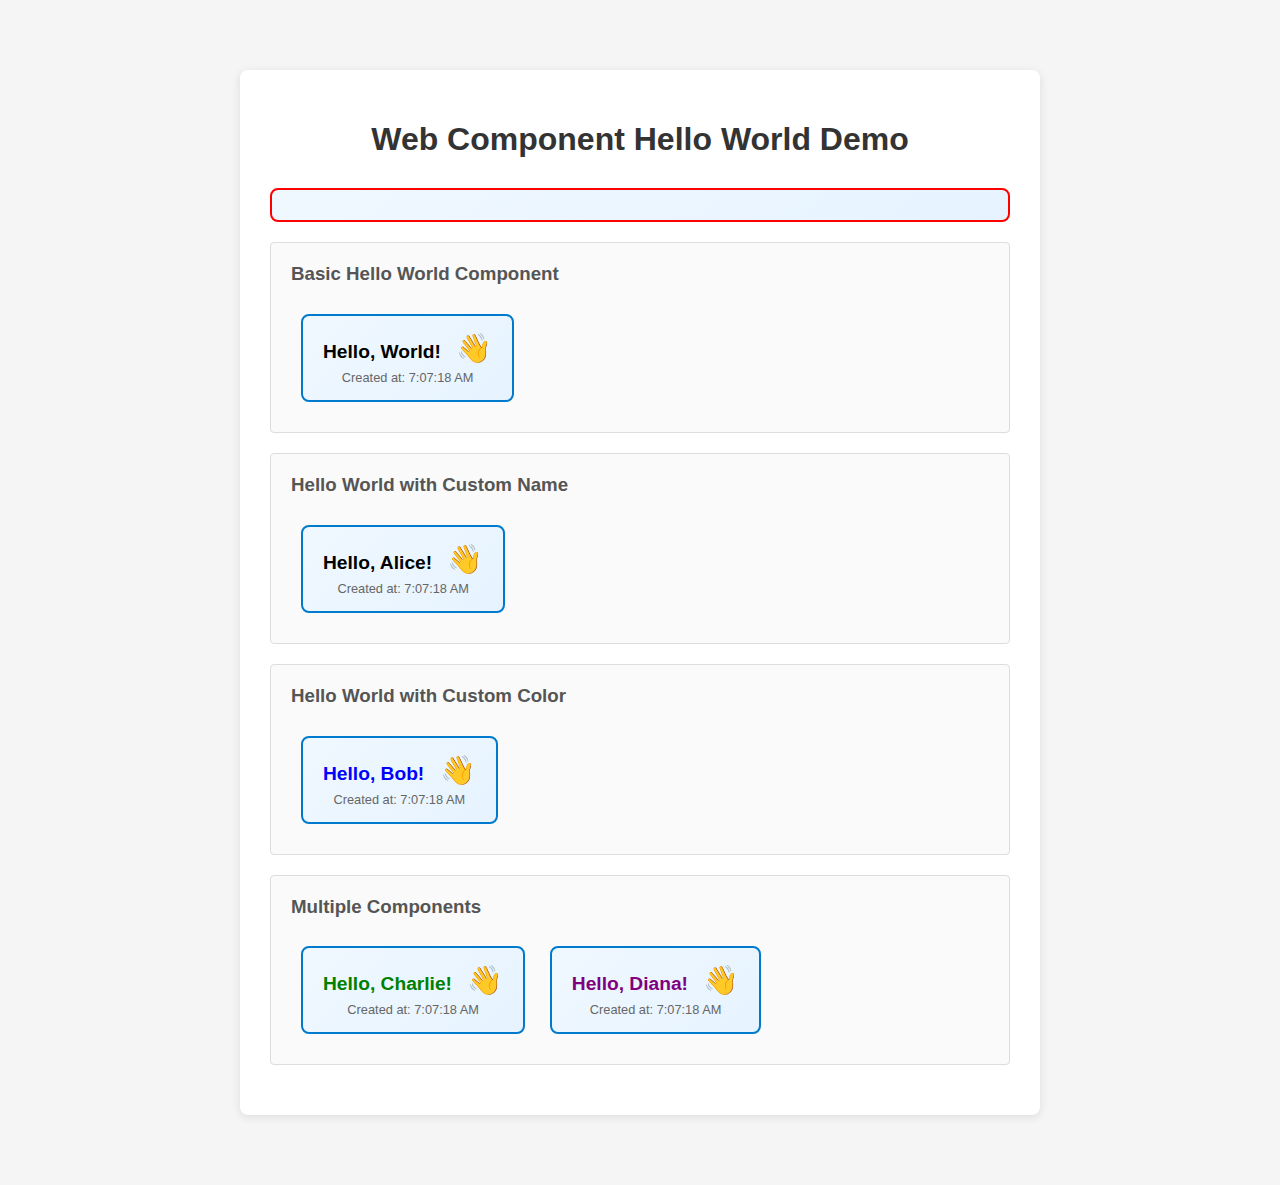
<file: index.html>
<!DOCTYPE html>
<html lang="en">
  <head>
    <meta charset="UTF-8" />
    <meta name="viewport" content="width=device-width, initial-scale=1.0" />
    <title>Web Component Hello World Demo</title>
    <style>
      body {
        font-family: Arial, sans-serif;
        max-width: 800px;
        margin: 50px auto;
        padding: 20px;
        background-color: #f5f5f5;
      }

      .demo-container {
        background: white;
        padding: 30px;
        border-radius: 8px;
        box-shadow: 0 2px 10px rgba(0, 0, 0, 0.1);
      }

      .hello-container {
        padding: 15px 20px;
        border: 2px solid red;
        border-radius: 8px;
        background: linear-gradient(135deg, #f0f8ff, #e6f3ff);
        font-family: "Arial", sans-serif;
        text-align: center;
        transition: transform 0.2s ease;
        cursor: pointer;
      }

      h1 {
        color: #333;
        text-align: center;
        margin-bottom: 30px;
      }

      .example {
        margin: 20px 0;
        padding: 20px;
        border: 1px solid #ddd;
        border-radius: 4px;
        background: #fafafa;
      }

      .example h3 {
        margin-top: 0;
        color: #555;
      }
    </style>
  </head>
  <body>
    <div class="demo-container">
      <h1>Web Component Hello World Demo</h1>

      <div class="hello-container"></div>
      <div class="example">
        <h3>Basic Hello World Component</h3>
        <hello-world></hello-world>
      </div>

      <div class="example">
        <h3>Hello World with Custom Name</h3>
        <hello-world name="Alice"></hello-world>
      </div>

      <div class="example">
        <h3>Hello World with Custom Color</h3>
        <hello-world name="Bob" color="blue"></hello-world>
      </div>

      <div class="example">
        <h3>Multiple Components</h3>
        <hello-world name="Charlie" color="green"></hello-world>
        <hello-world name="Diana" color="purple"></hello-world>
      </div>
    </div>

    <!-- Load the web component -->
    <script src="hello-world-component.js"></script>
  </body>
</html>
</file>
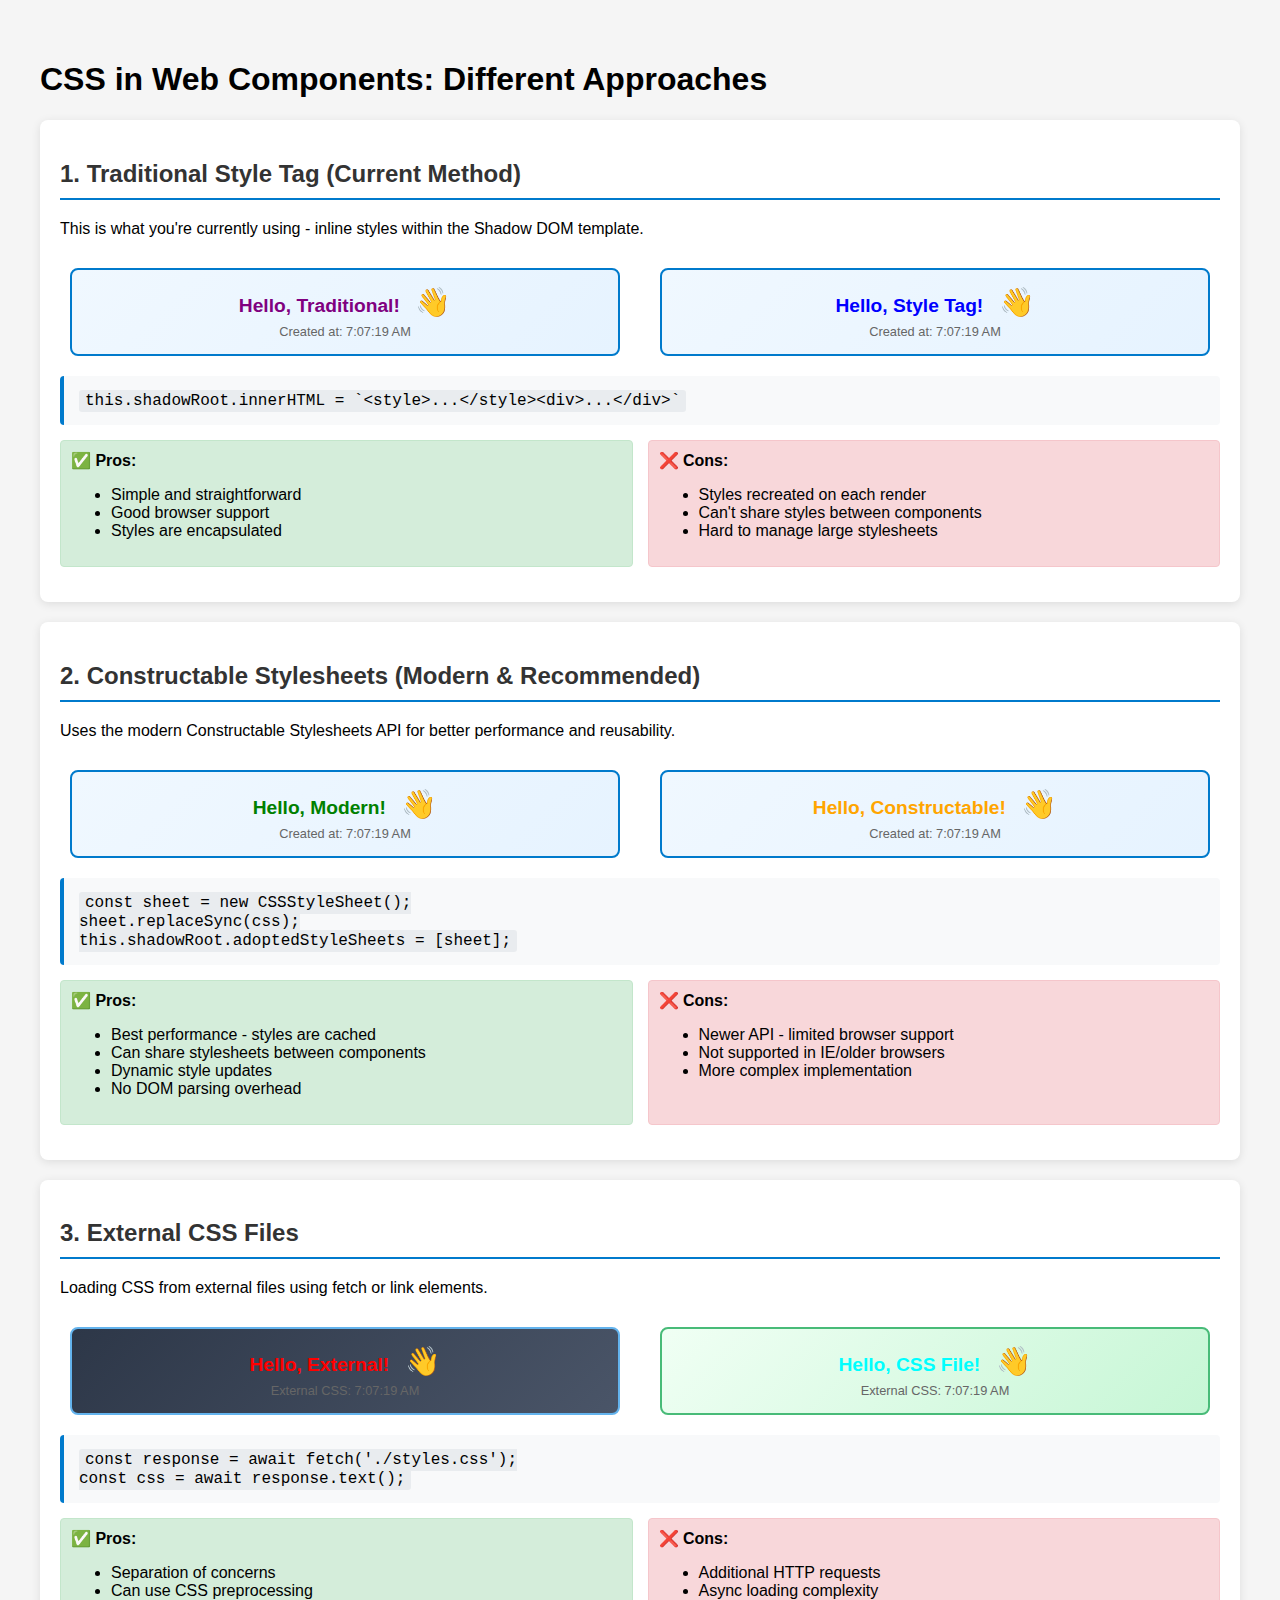
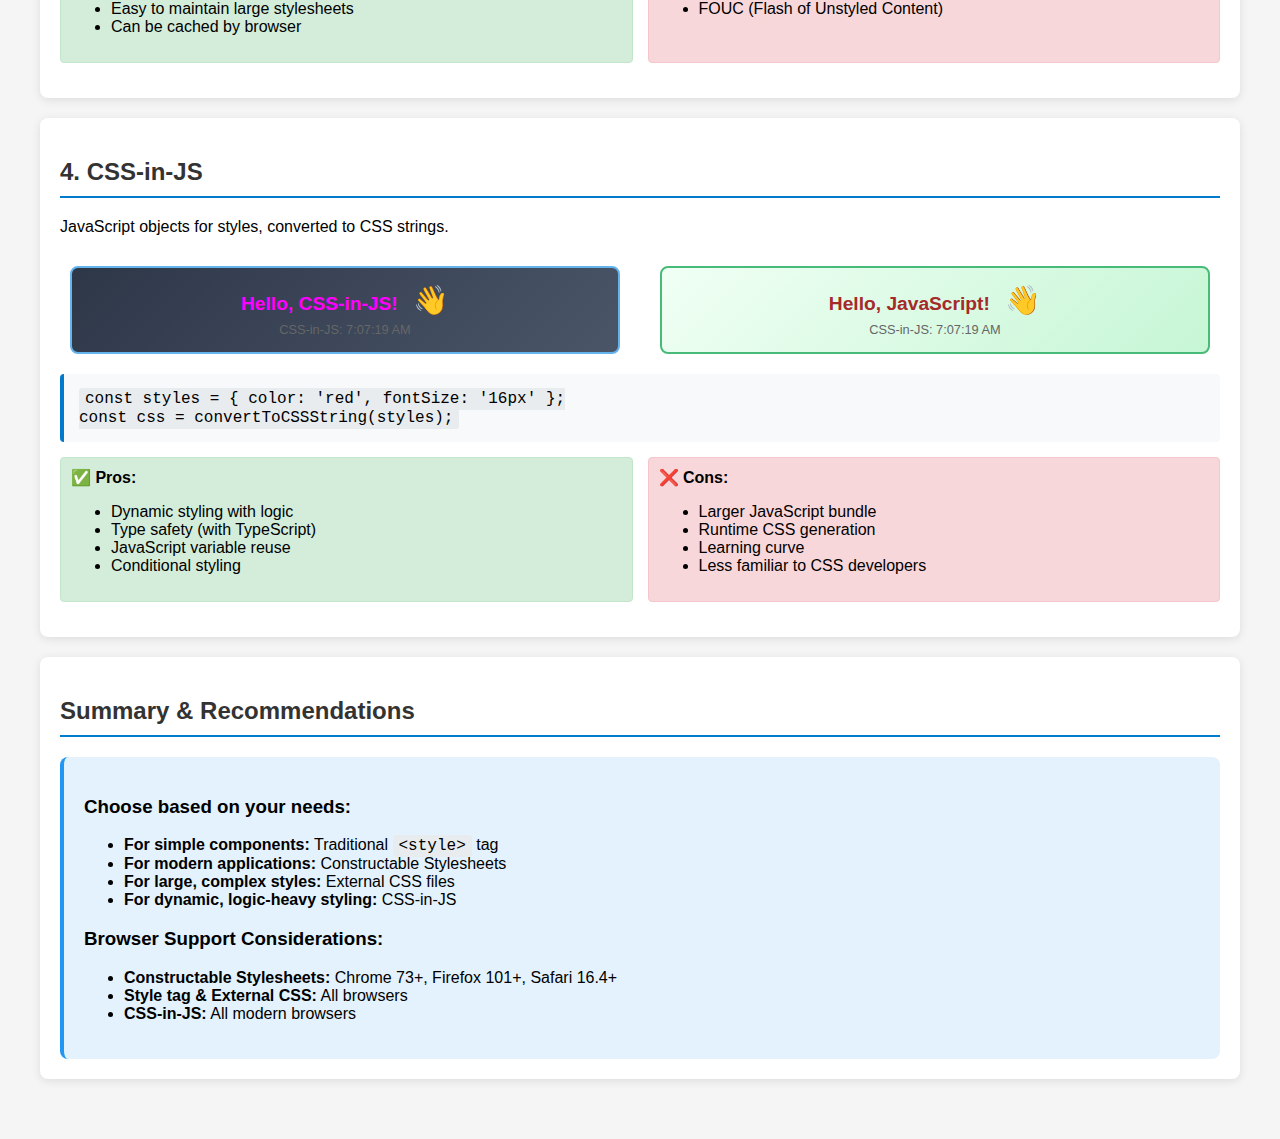
<file: css-methods-demo.html>
<!DOCTYPE html>
<html lang="en">
  <head>
    <meta charset="UTF-8" />
    <meta name="viewport" content="width=device-width, initial-scale=1.0" />
    <title>Web Component CSS Methods Demo</title>
    <style>
      body {
        font-family: Arial, sans-serif;
        max-width: 1200px;
        margin: 20px auto;
        padding: 20px;
        background-color: #f5f5f5;
      }

      .demo-section {
        background: white;
        margin: 20px 0;
        padding: 20px;
        border-radius: 8px;
        box-shadow: 0 2px 10px rgba(0, 0, 0, 0.1);
      }

      .method-title {
        color: #333;
        border-bottom: 2px solid #007acc;
        padding-bottom: 10px;
      }

      .example-grid {
        display: grid;
        grid-template-columns: repeat(auto-fit, minmax(300px, 1fr));
        gap: 20px;
        margin-top: 20px;
      }

      .code-example {
        background: #f8f9fa;
        padding: 15px;
        border-radius: 4px;
        border-left: 4px solid #007acc;
        margin: 10px 0;
      }

      code {
        background: #e9ecef;
        padding: 2px 6px;
        border-radius: 3px;
        font-family: "Courier New", monospace;
      }

      .pros-cons {
        display: grid;
        grid-template-columns: 1fr 1fr;
        gap: 15px;
        margin: 15px 0;
      }

      .pros,
      .cons {
        padding: 10px;
        border-radius: 4px;
      }

      .pros {
        background: #d4edda;
        border: 1px solid #c3e6cb;
      }

      .cons {
        background: #f8d7da;
        border: 1px solid #f5c6cb;
      }
    </style>
  </head>
  <body>
    <h1>CSS in Web Components: Different Approaches</h1>

    <div class="demo-section">
      <h2 class="method-title">1. Traditional Style Tag (Current Method)</h2>
      <p>
        This is what you're currently using - inline styles within the Shadow
        DOM template.
      </p>

      <div class="example-grid">
        <hello-world name="Traditional" color="purple"></hello-world>
        <hello-world name="Style Tag" color="blue"></hello-world>
      </div>

      <div class="code-example">
        <code
          >this.shadowRoot.innerHTML =
          `&lt;style&gt;...&lt;/style&gt;&lt;div&gt;...&lt;/div&gt;`</code
        >
      </div>

      <div class="pros-cons">
        <div class="pros">
          <strong>✅ Pros:</strong>
          <ul>
            <li>Simple and straightforward</li>
            <li>Good browser support</li>
            <li>Styles are encapsulated</li>
          </ul>
        </div>
        <div class="cons">
          <strong>❌ Cons:</strong>
          <ul>
            <li>Styles recreated on each render</li>
            <li>Can't share styles between components</li>
            <li>Hard to manage large stylesheets</li>
          </ul>
        </div>
      </div>
    </div>

    <div class="demo-section">
      <h2 class="method-title">
        2. Constructable Stylesheets (Modern & Recommended)
      </h2>
      <p>
        Uses the modern Constructable Stylesheets API for better performance and
        reusability.
      </p>

      <div class="example-grid">
        <hello-world-constructable
          name="Modern"
          color="green"
        ></hello-world-constructable>
        <hello-world-constructable
          name="Constructable"
          color="orange"
        ></hello-world-constructable>
      </div>

      <div class="code-example">
        <code>
          const sheet = new CSSStyleSheet();<br />
          sheet.replaceSync(css);<br />
          this.shadowRoot.adoptedStyleSheets = [sheet];
        </code>
      </div>

      <div class="pros-cons">
        <div class="pros">
          <strong>✅ Pros:</strong>
          <ul>
            <li>Best performance - styles are cached</li>
            <li>Can share stylesheets between components</li>
            <li>Dynamic style updates</li>
            <li>No DOM parsing overhead</li>
          </ul>
        </div>
        <div class="cons">
          <strong>❌ Cons:</strong>
          <ul>
            <li>Newer API - limited browser support</li>
            <li>Not supported in IE/older browsers</li>
            <li>More complex implementation</li>
          </ul>
        </div>
      </div>
    </div>

    <div class="demo-section">
      <h2 class="method-title">3. External CSS Files</h2>
      <p>Loading CSS from external files using fetch or link elements.</p>

      <div class="example-grid">
        <hello-world-external
          name="External"
          color="red"
          theme="dark"
        ></hello-world-external>
        <hello-world-external
          name="CSS File"
          color="cyan"
          theme="success"
        ></hello-world-external>
      </div>

      <div class="code-example">
        <code>
          const response = await fetch('./styles.css');<br />
          const css = await response.text();
        </code>
      </div>

      <div class="pros-cons">
        <div class="pros">
          <strong>✅ Pros:</strong>
          <ul>
            <li>Separation of concerns</li>
            <li>Can use CSS preprocessing</li>
            <li>Easy to maintain large stylesheets</li>
            <li>Can be cached by browser</li>
          </ul>
        </div>
        <div class="cons">
          <strong>❌ Cons:</strong>
          <ul>
            <li>Additional HTTP requests</li>
            <li>Async loading complexity</li>
            <li>FOUC (Flash of Unstyled Content)</li>
          </ul>
        </div>
      </div>
    </div>

    <div class="demo-section">
      <h2 class="method-title">4. CSS-in-JS</h2>
      <p>JavaScript objects for styles, converted to CSS strings.</p>

      <div class="example-grid">
        <hello-world-css-in-js
          name="CSS-in-JS"
          color="magenta"
          theme="dark"
        ></hello-world-css-in-js>
        <hello-world-css-in-js
          name="JavaScript"
          color="brown"
          theme="success"
        ></hello-world-css-in-js>
      </div>

      <div class="code-example">
        <code>
          const styles = { color: 'red', fontSize: '16px' };<br />
          const css = convertToCSSString(styles);
        </code>
      </div>

      <div class="pros-cons">
        <div class="pros">
          <strong>✅ Pros:</strong>
          <ul>
            <li>Dynamic styling with logic</li>
            <li>Type safety (with TypeScript)</li>
            <li>JavaScript variable reuse</li>
            <li>Conditional styling</li>
          </ul>
        </div>
        <div class="cons">
          <strong>❌ Cons:</strong>
          <ul>
            <li>Larger JavaScript bundle</li>
            <li>Runtime CSS generation</li>
            <li>Learning curve</li>
            <li>Less familiar to CSS developers</li>
          </ul>
        </div>
      </div>
    </div>

    <div class="demo-section">
      <h2 class="method-title">Summary & Recommendations</h2>

      <div
        style="
          background: #e3f2fd;
          padding: 20px;
          border-radius: 8px;
          border-left: 4px solid #2196f3;
        "
      >
        <h3>Choose based on your needs:</h3>
        <ul>
          <li>
            <strong>For simple components:</strong> Traditional
            <code>&lt;style&gt;</code> tag
          </li>
          <li>
            <strong>For modern applications:</strong> Constructable Stylesheets
          </li>
          <li>
            <strong>For large, complex styles:</strong> External CSS files
          </li>
          <li><strong>For dynamic, logic-heavy styling:</strong> CSS-in-JS</li>
        </ul>

        <h3>Browser Support Considerations:</h3>
        <ul>
          <li>
            <strong>Constructable Stylesheets:</strong> Chrome 73+, Firefox
            101+, Safari 16.4+
          </li>
          <li><strong>Style tag & External CSS:</strong> All browsers</li>
          <li><strong>CSS-in-JS:</strong> All modern browsers</li>
        </ul>
      </div>
    </div>

    <!-- Load all component scripts -->
    <script src="hello-world-component.js"></script>
    <script src="hello-world-constructable-styles.js"></script>
    <script src="hello-world-external-css.js"></script>
    <script src="hello-world-css-in-js.js"></script>
  </body>
</html>
</file>
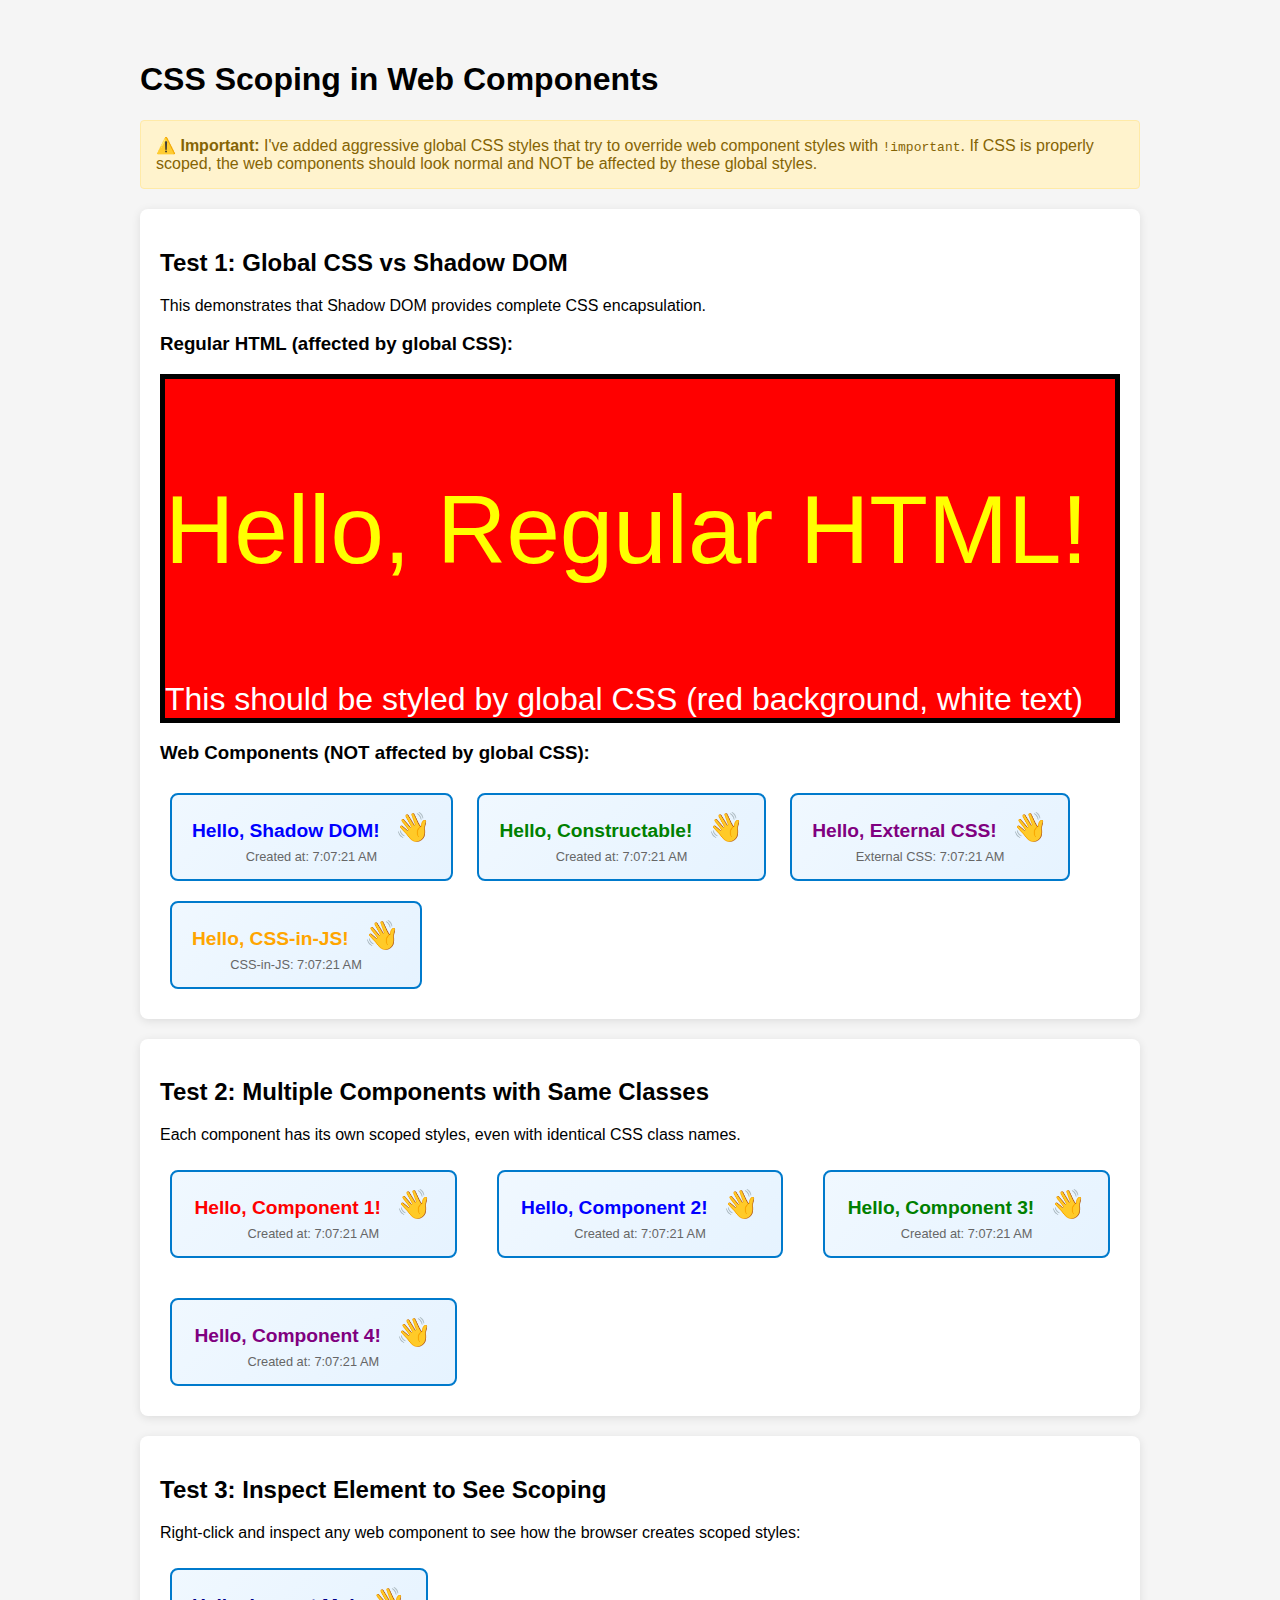
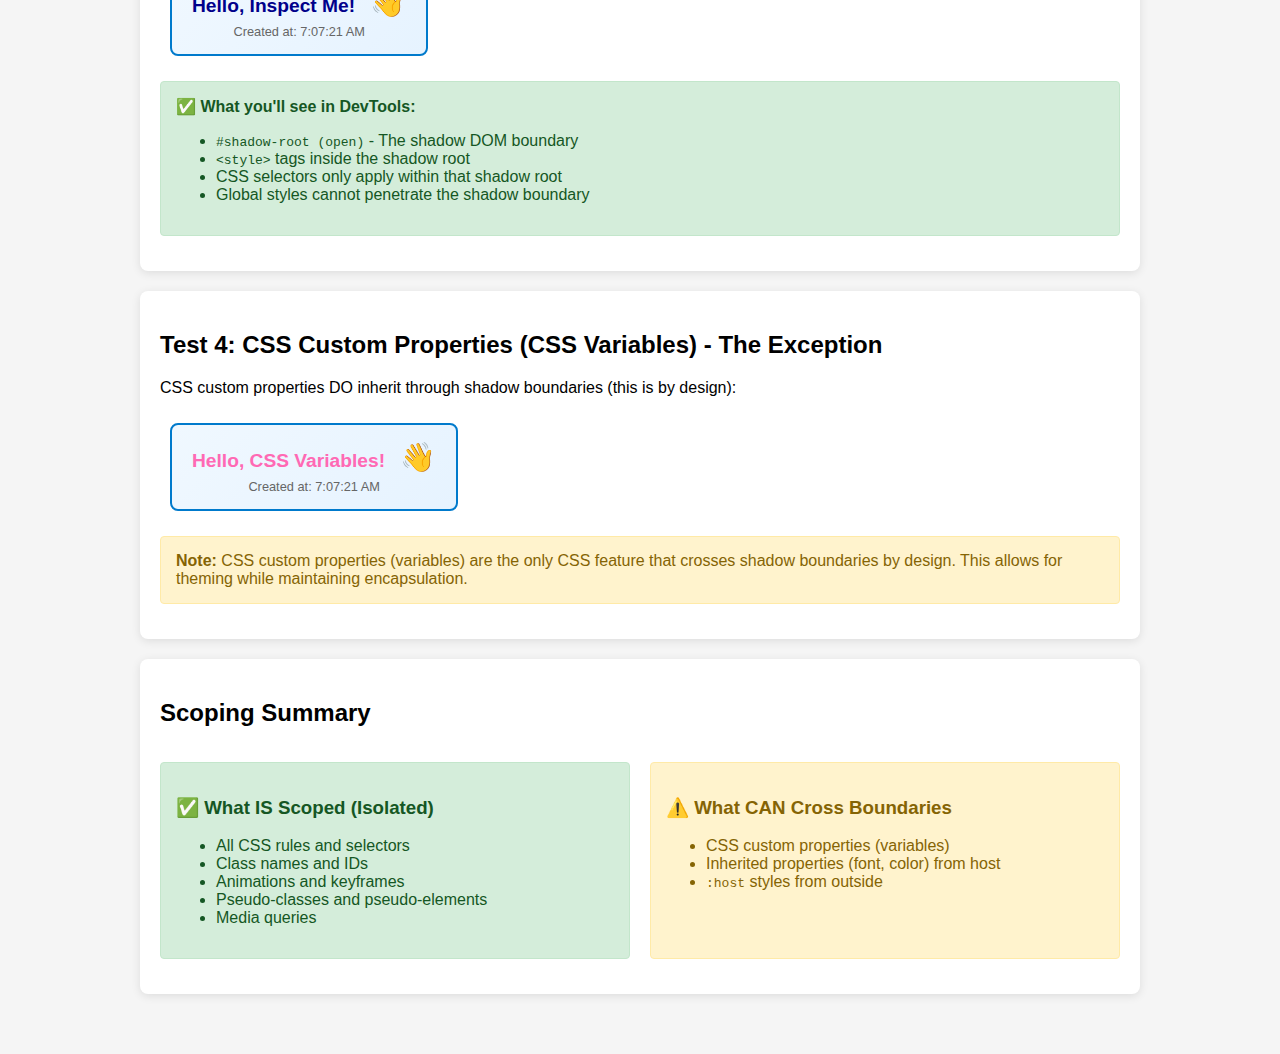
<file: css-scoping-test.html>
<!DOCTYPE html>
<html lang="en">
  <head>
    <meta charset="UTF-8" />
    <meta name="viewport" content="width=device-width, initial-scale=1.0" />
    <title>CSS Scoping in Web Components Demo</title>
    <style>
      body {
        font-family: Arial, sans-serif;
        max-width: 1000px;
        margin: 20px auto;
        padding: 20px;
        background-color: #f5f5f5;
      }

      /* Global styles that should NOT affect web components */
      .hello-container {
        background: red !important;
        color: white !important;
        border: 5px solid black !important;
        font-size: 2em !important;
      }

      .greeting {
        color: yellow !important;
        font-size: 3em !important;
      }

      .wave {
        display: none !important;
      }

      /* Regular div for comparison */
      .regular-div {
        background: white;
        padding: 20px;
        margin: 20px 0;
        border-radius: 8px;
        box-shadow: 0 2px 10px rgba(0, 0, 0, 0.1);
      }

      .test-section {
        background: white;
        margin: 20px 0;
        padding: 20px;
        border-radius: 8px;
        box-shadow: 0 2px 10px rgba(0, 0, 0, 0.1);
      }

      .warning {
        background: #fff3cd;
        border: 1px solid #ffeaa7;
        color: #856404;
        padding: 15px;
        border-radius: 4px;
        margin: 15px 0;
      }

      .success {
        background: #d4edda;
        border: 1px solid #c3e6cb;
        color: #155724;
        padding: 15px;
        border-radius: 4px;
        margin: 15px 0;
      }
    </style>
  </head>
  <body>
    <h1>CSS Scoping in Web Components</h1>

    <div class="warning">
      <strong>⚠️ Important:</strong> I've added aggressive global CSS styles
      that try to override web component styles with <code>!important</code>. If
      CSS is properly scoped, the web components should look normal and NOT be
      affected by these global styles.
    </div>

    <div class="test-section">
      <h2>Test 1: Global CSS vs Shadow DOM</h2>
      <p>
        This demonstrates that Shadow DOM provides complete CSS encapsulation.
      </p>

      <h3>Regular HTML (affected by global CSS):</h3>
      <div class="hello-container">
        <p class="greeting">
          Hello, Regular HTML!
          <span class="wave">👋</span>
        </p>
        <div class="timestamp">
          This should be styled by global CSS (red background, white text)
        </div>
      </div>

      <h3>Web Components (NOT affected by global CSS):</h3>
      <hello-world name="Shadow DOM" color="blue"></hello-world>
      <hello-world-constructable
        name="Constructable"
        color="green"
      ></hello-world-constructable>
      <hello-world-external
        name="External CSS"
        color="purple"
      ></hello-world-external>
      <hello-world-css-in-js
        name="CSS-in-JS"
        color="orange"
      ></hello-world-css-in-js>
    </div>

    <div class="test-section">
      <h2>Test 2: Multiple Components with Same Classes</h2>
      <p>
        Each component has its own scoped styles, even with identical CSS class
        names.
      </p>

      <div
        style="
          display: grid;
          grid-template-columns: repeat(auto-fit, minmax(250px, 1fr));
          gap: 20px;
        "
      >
        <hello-world name="Component 1" color="red"></hello-world>
        <hello-world name="Component 2" color="blue"></hello-world>
        <hello-world name="Component 3" color="green"></hello-world>
        <hello-world name="Component 4" color="purple"></hello-world>
      </div>
    </div>

    <div class="test-section">
      <h2>Test 3: Inspect Element to See Scoping</h2>
      <p>
        Right-click and inspect any web component to see how the browser creates
        scoped styles:
      </p>

      <hello-world name="Inspect Me" color="darkblue"></hello-world>

      <div class="success">
        <strong>✅ What you'll see in DevTools:</strong>
        <ul>
          <li><code>#shadow-root (open)</code> - The shadow DOM boundary</li>
          <li><code>&lt;style&gt;</code> tags inside the shadow root</li>
          <li>CSS selectors only apply within that shadow root</li>
          <li>Global styles cannot penetrate the shadow boundary</li>
        </ul>
      </div>
    </div>

    <div class="test-section">
      <h2>Test 4: CSS Custom Properties (CSS Variables) - The Exception</h2>
      <p>
        CSS custom properties DO inherit through shadow boundaries (this is by
        design):
      </p>

      <div style="--custom-color: hotpink; --custom-size: 1.5em">
        <hello-world
          name="CSS Variables"
          color="var(--custom-color)"
        ></hello-world>
      </div>

      <div class="warning">
        <strong>Note:</strong> CSS custom properties (variables) are the only
        CSS feature that crosses shadow boundaries by design. This allows for
        theming while maintaining encapsulation.
      </div>
    </div>

    <div class="test-section">
      <h2>Scoping Summary</h2>

      <div style="display: grid; grid-template-columns: 1fr 1fr; gap: 20px">
        <div class="success">
          <h3>✅ What IS Scoped (Isolated)</h3>
          <ul>
            <li>All CSS rules and selectors</li>
            <li>Class names and IDs</li>
            <li>Animations and keyframes</li>
            <li>Pseudo-classes and pseudo-elements</li>
            <li>Media queries</li>
          </ul>
        </div>

        <div class="warning">
          <h3>⚠️ What CAN Cross Boundaries</h3>
          <ul>
            <li>CSS custom properties (variables)</li>
            <li>Inherited properties (font, color) from host</li>
            <li><code>:host</code> styles from outside</li>
          </ul>
        </div>
      </div>
    </div>

    <script>
      // Add some JavaScript to demonstrate that even event listeners are scoped
      document.addEventListener("DOMContentLoaded", () => {
        console.log("=== CSS Scoping Test Results ===");

        // Try to access elements inside shadow DOM from global scope
        const regularContainer = document.querySelector(".hello-container");
        const shadowComponents = document.querySelectorAll("hello-world");

        console.log("Regular HTML container found:", !!regularContainer);
        console.log("Web components found:", shadowComponents.length);

        // Try to access shadow DOM internals (should fail)
        shadowComponents.forEach((component, index) => {
          const shadowContainer = component.querySelector(".hello-container");
          console.log(
            `Shadow DOM access for component ${index + 1}:`,
            !!shadowContainer
          );
          console.log(`Shadow root exists:`, !!component.shadowRoot);

          if (component.shadowRoot) {
            const internalContainer =
              component.shadowRoot.querySelector(".hello-container");
            console.log(
              `Internal container accessible via shadowRoot:`,
              !!internalContainer
            );
          }
        });
      });
    </script>

    <!-- Load all component scripts -->
    <script src="hello-world-component.js"></script>
    <script src="hello-world-constructable-styles.js"></script>
    <script src="hello-world-external-css.js"></script>
    <script src="hello-world-css-in-js.js"></script>
  </body>
</html>
</file>
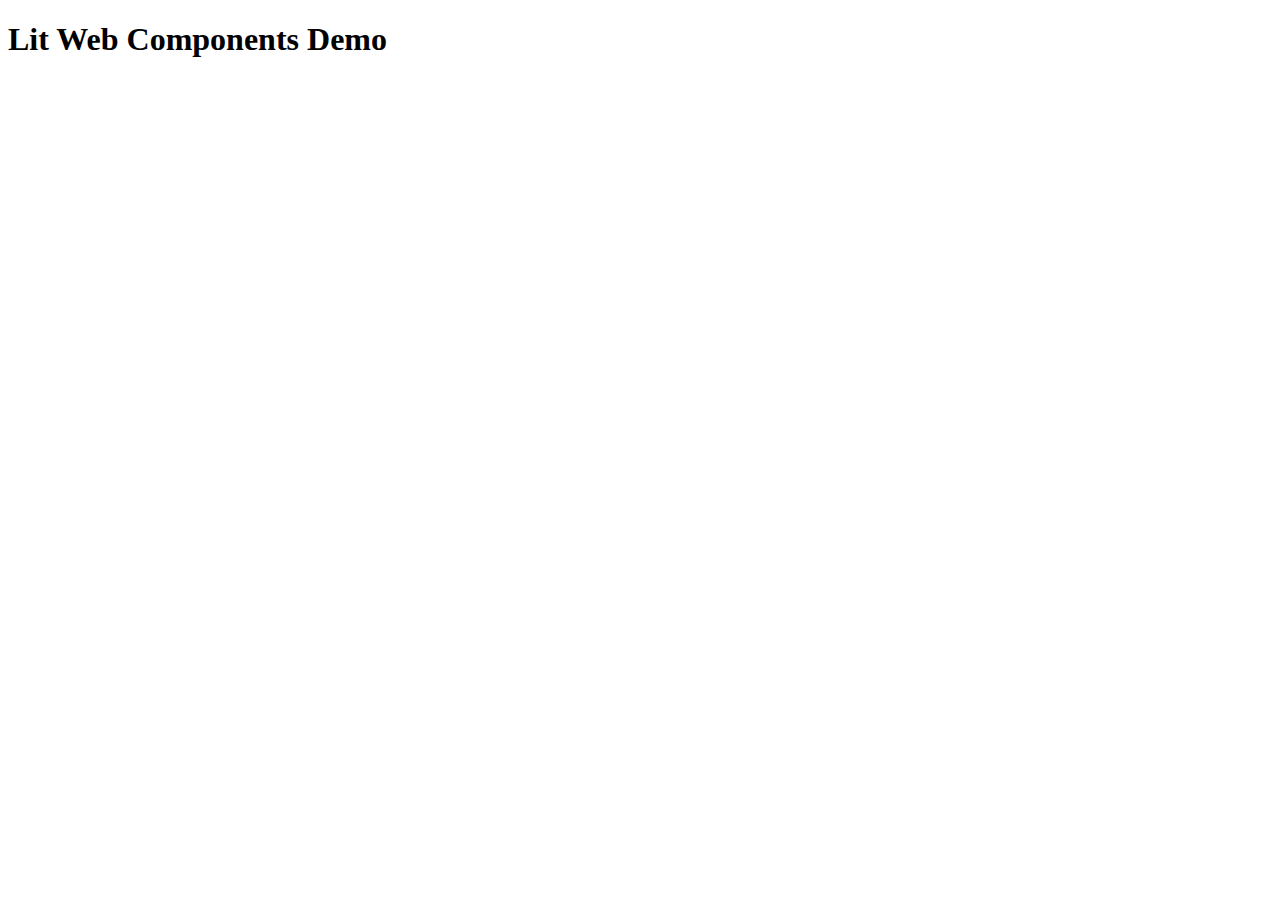
<file: lit.html>
<!DOCTYPE html>
<html lang="en">
  <head>
    <meta charset="UTF-8" />
    <meta name="viewport" content="width=device-width, initial-scale=1.0" />
    <title>Lit Web Components Demo</title>
    <script type="importmap">
      {
        "imports": {
          "lit": "https://ga.jspm.io/npm:lit@3.3.1/index.js"
        },
        "scopes": {
          "https://ga.jspm.io/": {
            "@lit/reactive-element": "https://ga.jspm.io/npm:@lit/reactive-element@2.1.1/development/reactive-element.js",
            "lit-element/lit-element.js": "https://ga.jspm.io/npm:lit-element@4.2.1/development/lit-element.js",
            "lit-html": "https://ga.jspm.io/npm:lit-html@3.3.1/development/lit-html.js",
            "lit-html/is-server.js": "https://ga.jspm.io/npm:lit-html@3.3.1/development/is-server.js"
          }
        }
      }
    </script>
  </head>
  <body>
    <h1>Lit Web Components Demo</h1>
    <my-element></my-element>

    <script type="module" src="my-element.js"></script>
  </body>
</html>
</file>
